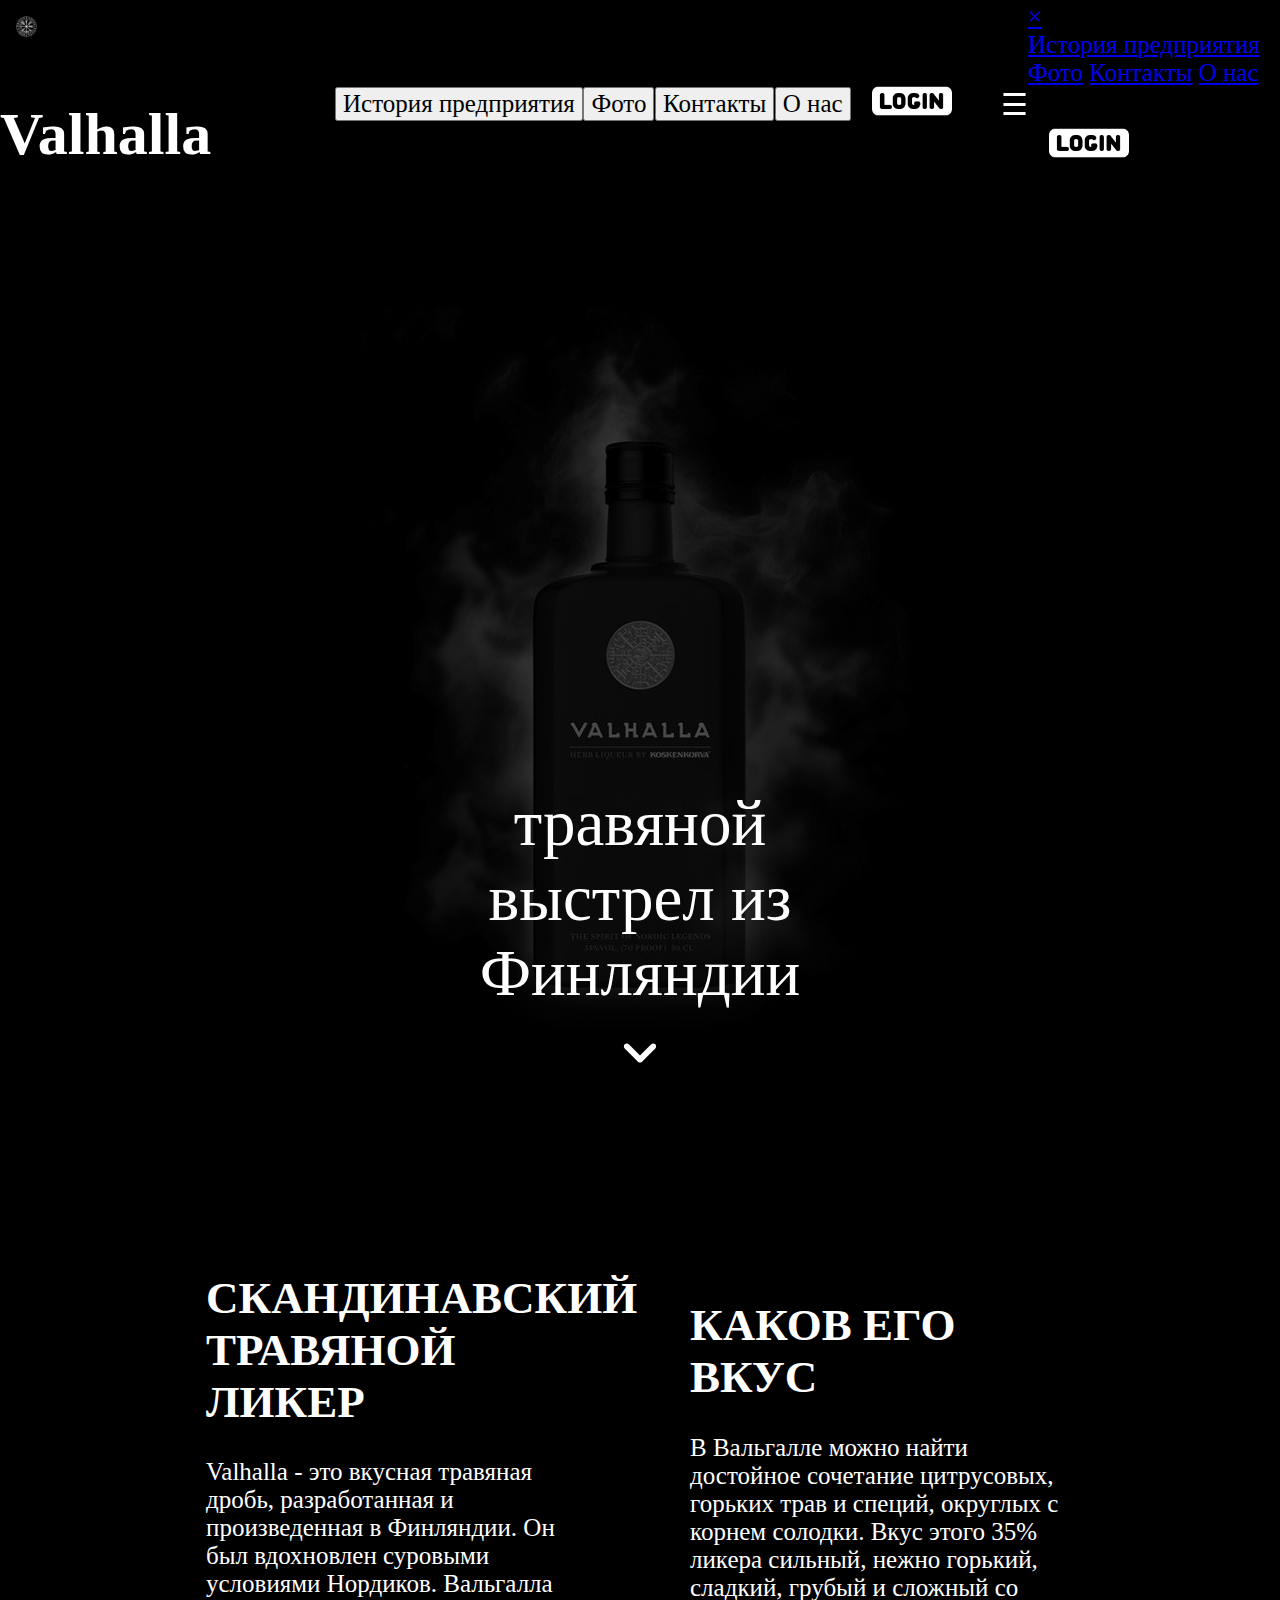
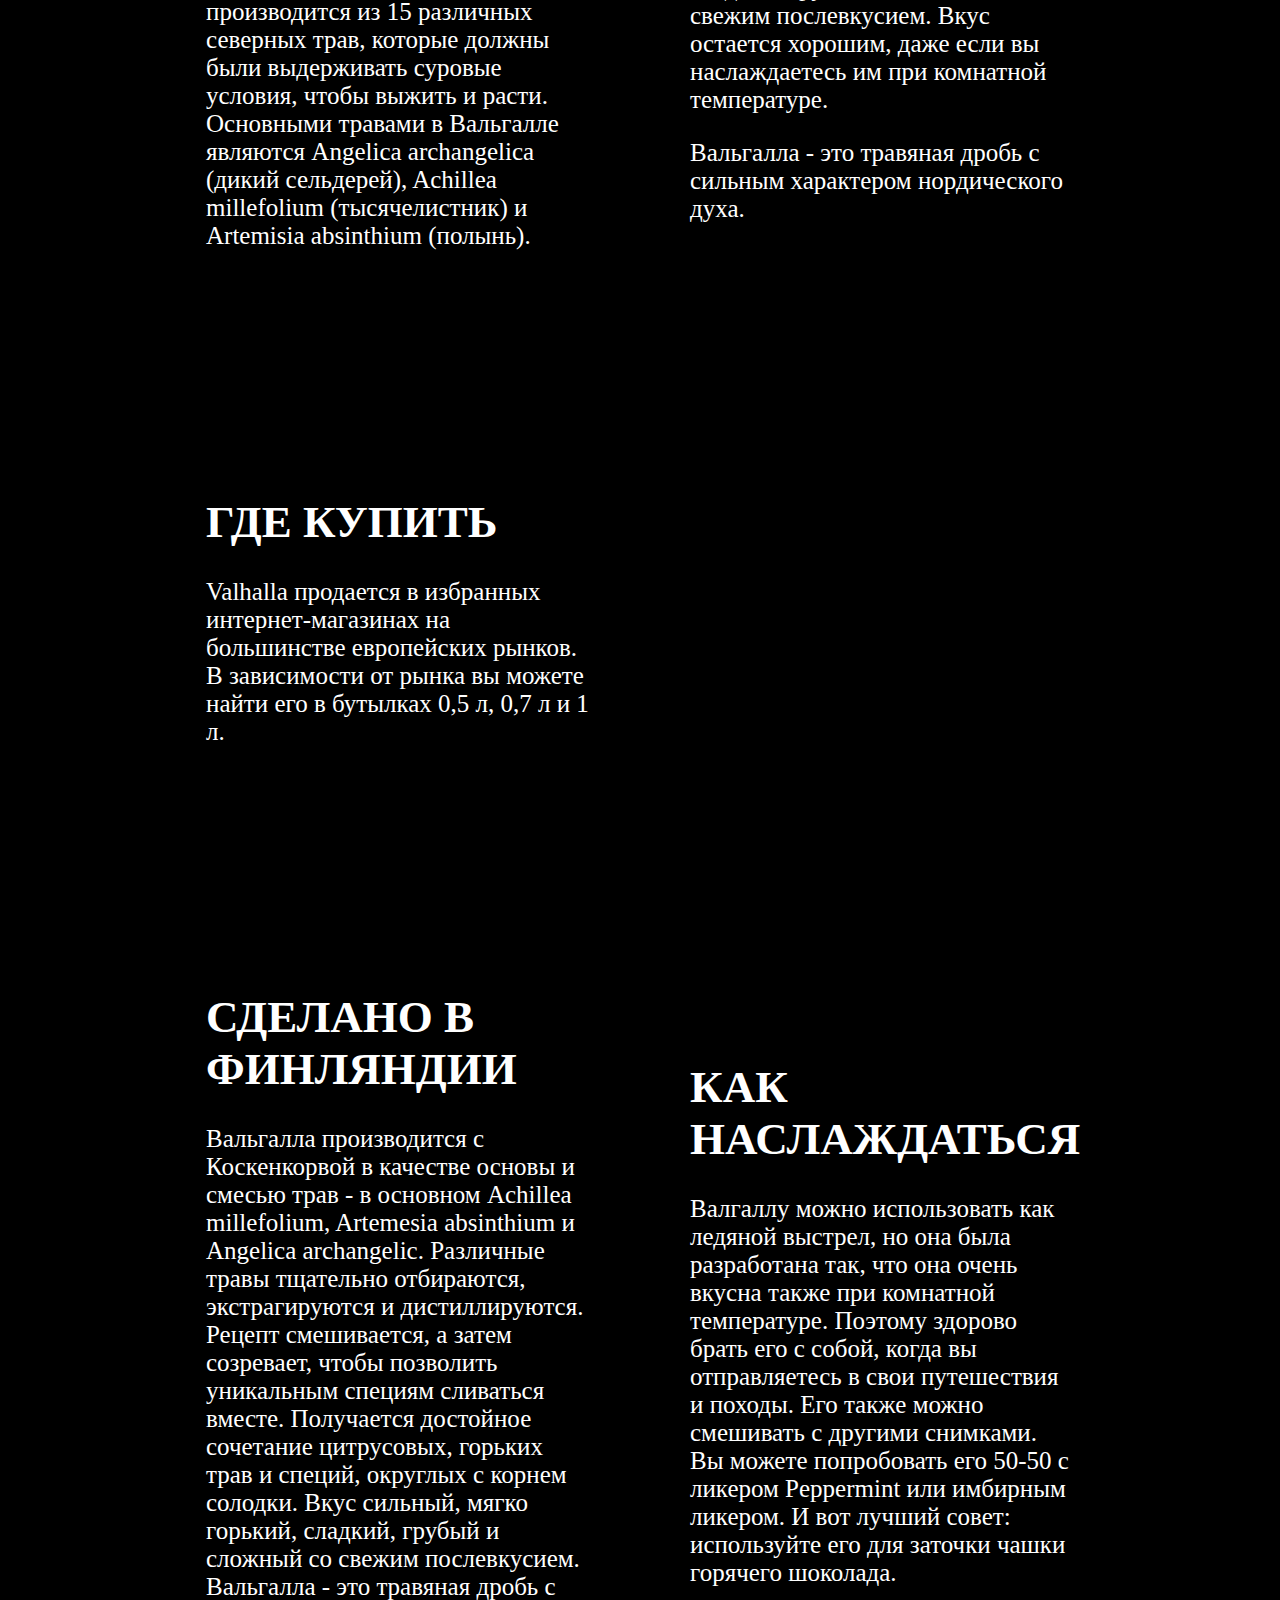
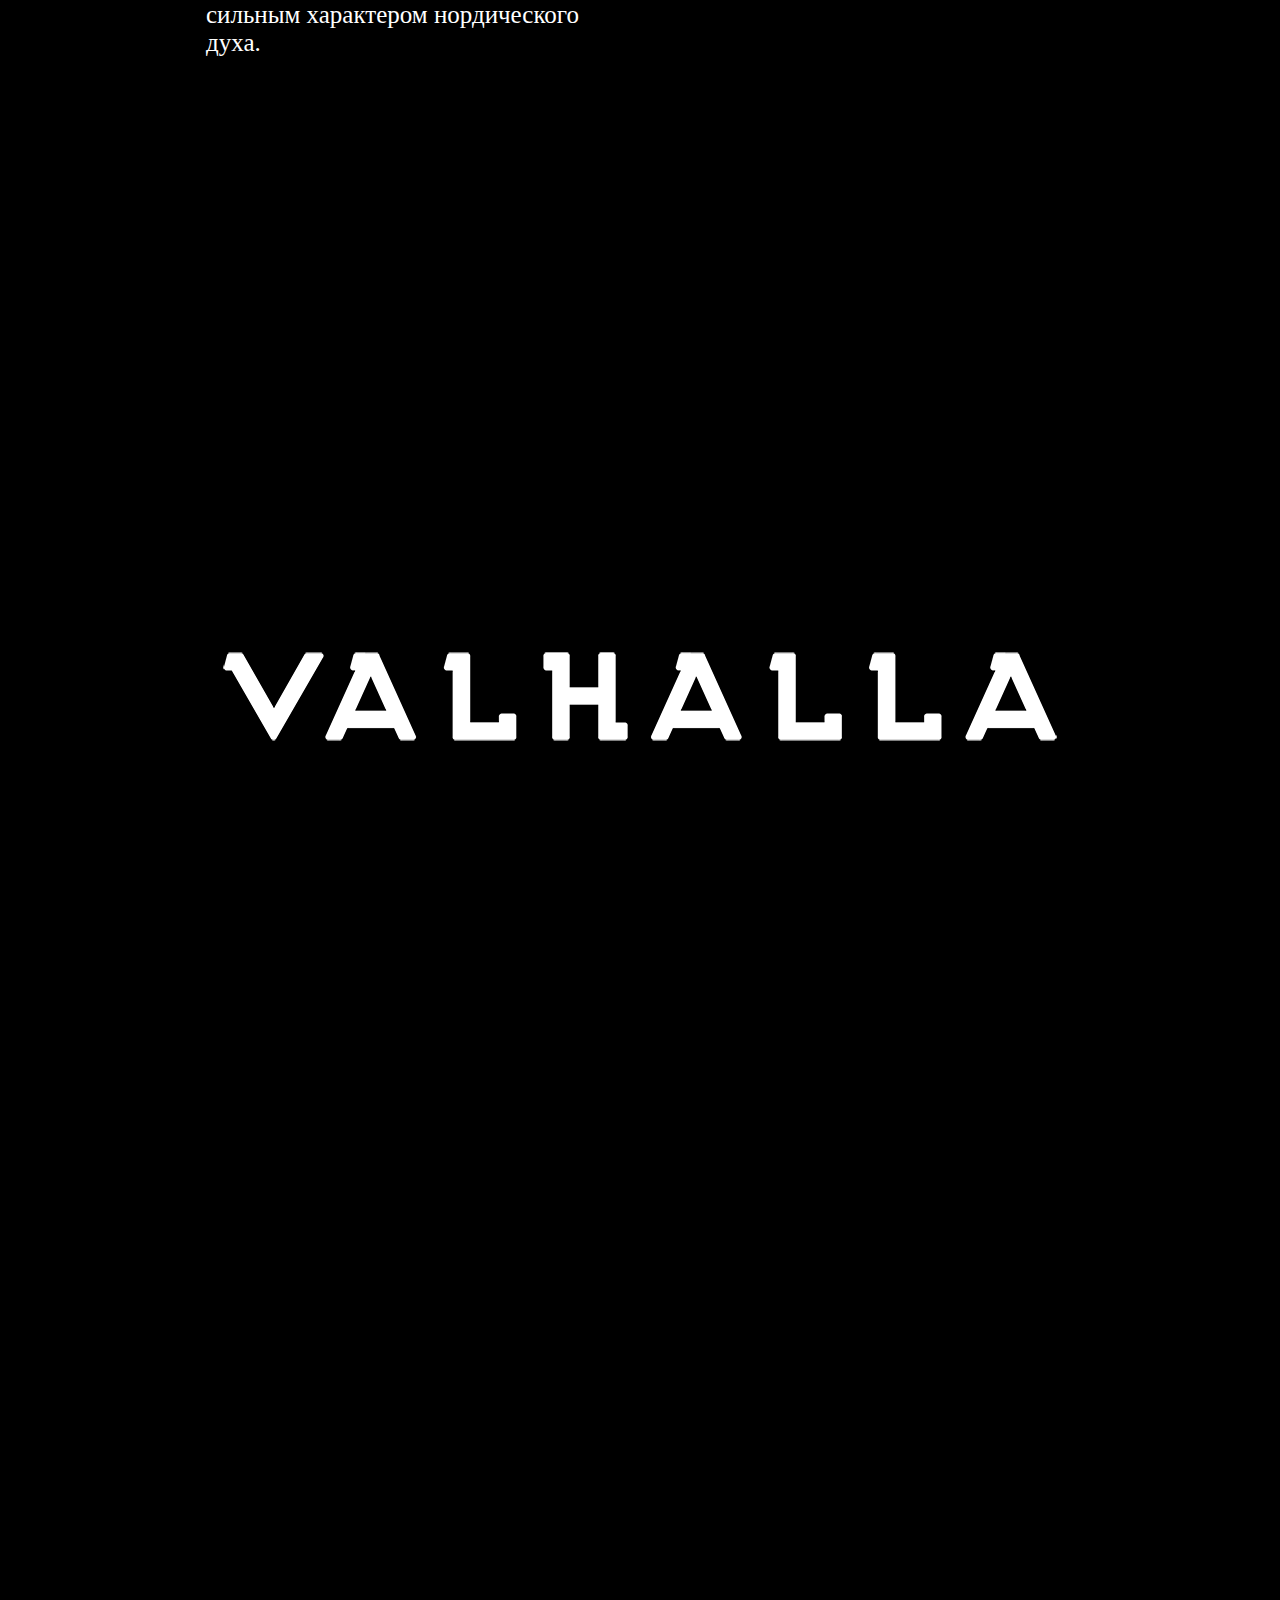
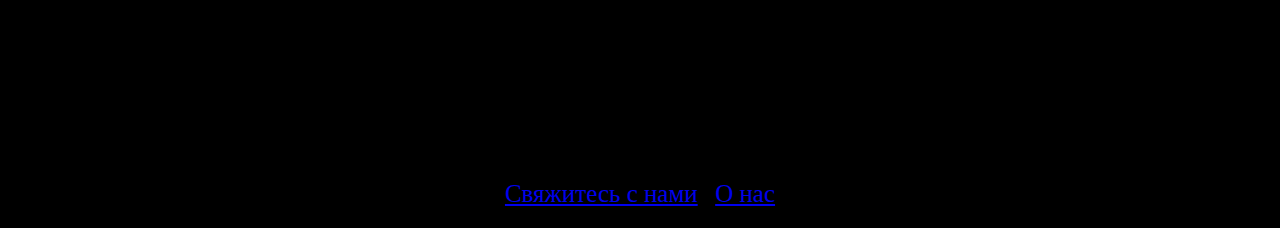
<file: index.html>
<!DOCTYPE html>
<html lang="en">
<head>
    <meta charset="UTF-8">
    <meta http-equiv="X-UA-Compatible" content="IE=edge">
    <meta name="viewport" content="width=device-width, initial-scale=1.0">
    <link rel="stylesheet" href="style/main.css">
    <title>ValhallaLiquer</title>
</head>
<script src="Scripts/menu.js"></script>
<body>
    <header>    <!-- Шапка сайта, останется без изменений -->
        <div class="LogoName">
            <img src="image/logo.png" alt="">
            <h1>Valhalla</h1>
        </div>
        <nav><!-- Это навигационное меню -->
            <a href="pages/history.html"><input type="button" value="История предприятия"></a>
            <a href="pages/Photo.html"><input type="button" value="Фото"></a>
            <a href="pages/Contacts.html"><input type="button" value="Контакты"></a>
            <a href="pages/AboutUs.html"><input type="button" value="О нас"></a>
        </nav>
        <button><img src="image/login.png" alt=""></button>
        <span style="font-size:30px;cursor:pointer" onclick="openNav()">☰</span>
        <div id="myNav" class="menu"><!-- Еще одно навигационное меню которое появится после сужения сайта до определенного момента -->
            <a href="javascript:void(0)" class="closebtn" onclick="closeNav()">×</a>
            <div class="overlay-content">
              <a href="pages/history.html">История предприятия</a>
              <a href="pages/Photo.html">Фото</a>
              <a href="pages/Contacts.html">Контакты</a>
              <a href="pages/AboutUs.html">О нас</a>
              <button><img src="image/login.png" alt=""></button>
            </div>
          </div>
    </header>
    <content class="content"><!-- Контент где хранится вся информация о компании или что то вроде того -->
        <div class="introduction"><!-- Начальный блок с картинкоф и подписью -->
            <p align="center">травяной выстрел из Финляндии <br><img src="image/galka.svg" height="10%" alt=""></p>
            <div class="overlay"></div>
        </div>
        <div class="information"><!-- Блок с информацией в виде двух столбиков -->
            <div>
                <h1>СКАНДИНАВСКИЙ ТРАВЯНОЙ ЛИКЕР</h1><p>Valhalla - это вкусная травяная дробь, разработанная и произведенная в Финляндии. Он был вдохновлен суровыми условиями Нордиков. Вальгалла производится из 15 различных северных трав, которые должны были выдерживать суровые условия, чтобы выжить и расти. Основными травами в Вальгалле являются Angelica archangelica (дикий сельдерей), Achillea millefolium (тысячелистник) и Artemisia absinthium (полынь).</p>
            </div>
            <div>
                <h1>КАКОВ ЕГО ВКУС</h1>
                <p>В Вальгалле можно найти достойное сочетание цитрусовых, горьких трав и специй, округлых с корнем солодки. Вкус этого 35% ликера сильный, нежно горький, сладкий, грубый и сложный со свежим послевкусием. Вкус остается хорошим, даже если вы наслаждаетесь им при комнатной температуре.</p>
                
                <p>Вальгалла - это травяная дробь с сильным характером нордического духа.</p>
            </div>
        </div>
        <div class="information"><!-- Блок с информацией в виде двух столбиков -->
            <div>
                <h1>ГДЕ КУПИТЬ</h1><p>Valhalla продается в избранных интернет-магазинах на большинстве европейских рынков. В зависимости от рынка вы можете найти его в бутылках 0,5 л, 0,7 л и 1 л.</p>
            </div>
            <div>
                <iframe width="545" height="480" src="https://www.youtube.com/embed/QqlBrJ8zui8?autoplay=1&showinfo=0&controls=0" frameborder="0" allowfullscreen ></iframe><!-- Видео продукта -->
            </div>
        </div>
        <div class="information"><!-- Блок с информацией в виде двух столбиков -->
            <div>
                <h1>СДЕЛАНО В ФИНЛЯНДИИ</h1><p>Вальгалла производится с Коскенкорвой в качестве основы и смесью трав - в основном Achillea millefolium, Artemesia absinthium и Angelica archangelic. Различные травы тщательно отбираются, экстрагируются и дистиллируются. Рецепт смешивается, а затем созревает, чтобы позволить уникальным специям сливаться вместе. Получается достойное сочетание цитрусовых, горьких трав и специй, округлых с корнем солодки. Вкус сильный, мягко горький, сладкий, грубый и сложный со свежим послевкусием. Вальгалла - это травяная дробь с сильным характером нордического духа.</p>
            </div>
            <div>
                <h1>КАК НАСЛАЖДАТЬСЯ</h1>
                <p>Валгаллу можно использовать как ледяной выстрел, но она была разработана так, что она очень вкусна также при комнатной температуре. Поэтому здорово брать его с собой, когда вы отправляетесь в свои путешествия и походы. Его также можно смешивать с другими снимками. Вы можете попробовать его 50-50 с ликером Peppermint или имбирным ликером. И вот лучший совет: используйте его для заточки чашки горячего шоколада.</p>
            </div>
        </div>
        <div class="information"><!-- Карта магазина -->
            
                <iframe src="https://www.google.com/maps/embed?pb=!1m18!1m12!1m3!1d288001.2399691436!2d12.642602380148032!3d55.6714316969319!2m3!1f0!2f0!3f0!3m2!1i1024!2i768!4f13.1!3m3!1m2!1s0x4653ab7b7b7f2999%3A0x7f9ccd001086b0d3!2sDrive%20In%20Bottle%20Shop!5e0!3m2!1sru!2sru!4v1665526254738!5m2!1sru!2sru" width="800" height="500" style="border:0;" allowfullscreen="0" loading="lazy" referrerpolicy="no-referrer-when-downgrade"></iframe>
            
        </div>
    </content>
    <footer><!-- Подвал сайта с несколькими ссылками -->
        <img src="image/footer.png" alt="">
        <div>
            <img src="image/free-icon-facebook-4494464.png" alt="">
            <img src="image/free-icon-telegram-2111710.png" alt="">
            <img src="image/free-icon-instagram-3670274.png" alt="">
        </div>
        <div>
            <a href="pages/Contacts.html">Свяжитесь с нами</a>
            |
            <a href="pages/AboutUs.html">О нас</a>
        </div>
    </footer>
</body>
</html>
</file>
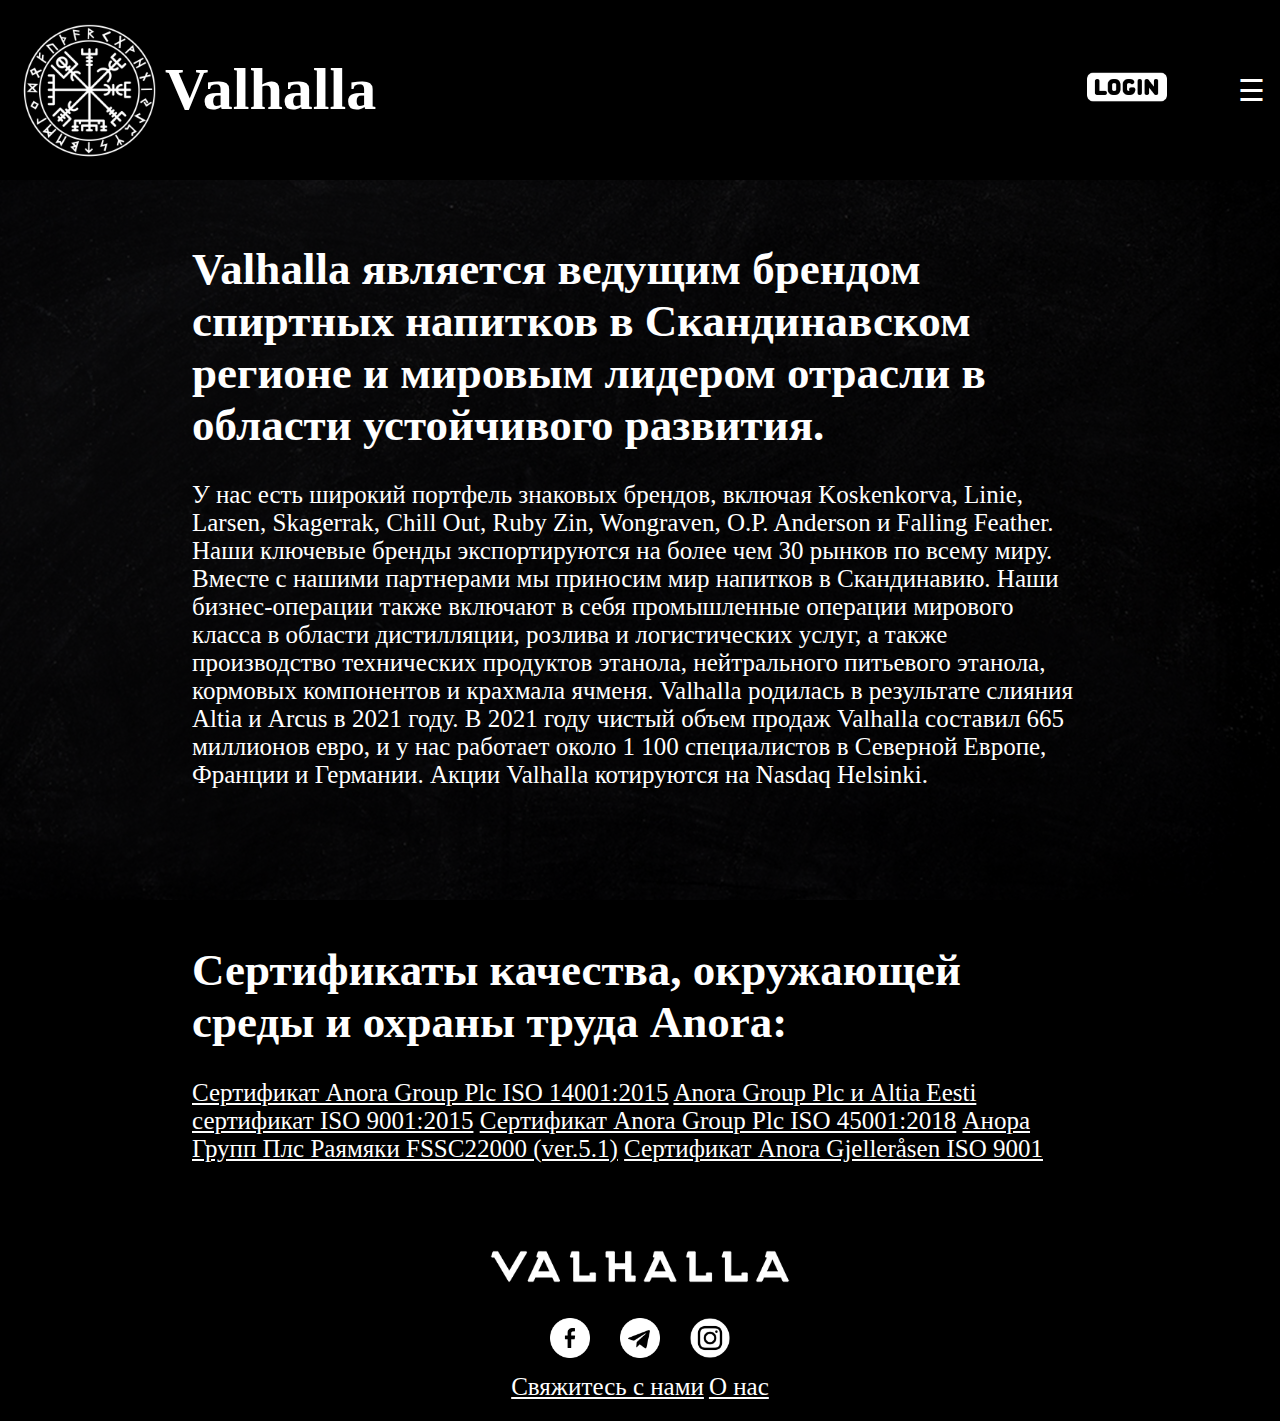
<file: pages/AboutUs.html>
<!DOCTYPE html>
<html lang="en">
<head>
    <meta charset="UTF-8">
    <meta http-equiv="X-UA-Compatible" content="IE=edge">
    <meta name="viewport" content="width=device-width, initial-scale=1.0">
    <link rel="stylesheet" href="../style/history.css">
    <title>ValhallaLiquer</title>
</head>
<script src="../Scripts/menu.js"></script>
<body>
    <header>
        <div class="LogoName">
            <img src="../image/logo.png" alt="">
            <h1>Valhalla</h1>
        </div>
        <nav>
            <a href="../index.html"><input type="button" value="Главная"></a>
            <a href="history.html"><input type="button" value="История предприятия"></a>
            <a href="../pages/Photo.html"><input type="button" value="Фото"></a>
            <a href="Contacts.html"><input type="button" value="Контакты"></a>
        </nav>
        <button><img src="../image/login.png" alt=""></button>
        <span style="font-size:30px;cursor:pointer" onclick="openNav()">☰</span>
        <div id="myNav" class="menu">
            <a href="javascript:void(0)" class="closebtn" onclick="closeNav()">×</a>
            <div class="overlay-content">
              <a href="../index.html">Главная</a>
              <a href="history.html">История предприятия</a>
              <a href="../pages/Photo.html">Фото</a>
              <a href="Contacts.html">Контакты</a>
              <button><img src="../image/login.png" alt=""></button>
            </div>
          </div>
    </header>
    <content class="content">
        <div class="information" style="margin-top: -45px;">
                <div><h1>Valhalla является ведущим брендом спиртных напитков в Скандинавском регионе и мировым лидером отрасли в области устойчивого развития.</h1><p>У нас есть широкий портфель знаковых брендов, включая Koskenkorva, Linie, Larsen, Skagerrak, Chill Out, Ruby Zin, Wongraven, O.P. Anderson и Falling Feather. Наши ключевые бренды экспортируются на более чем 30 рынков по всему миру.

                    Вместе с нашими партнерами мы приносим мир напитков в Скандинавию.
                    
                    Наши бизнес-операции также включают в себя промышленные операции мирового класса в области дистилляции, розлива и логистических услуг, а также производство технических продуктов этанола, нейтрального питьевого этанола, кормовых компонентов и крахмала ячменя.
                    
                    Valhalla родилась в результате слияния Altia и Arcus в 2021 году. В 2021 году чистый объем продаж Valhalla составил 665 миллионов евро, и у нас работает около 1 100 специалистов в Северной Европе, Франции и Германии. Акции Valhalla котируются на Nasdaq Helsinki.</p> 
                </div>
        </div>
            
            <div class="information">
                <div>
                    <h1>Сертификаты качества, окружающей среды и охраны труда Anora:</h1>
                    <a href="https://assets.ctfassets.net/197jjpt91b9r/2G2V3iDVqlmI5fkky1ZGT5/c3f6e40b9896b5143d119192abe6ad72/ISO_14001_certificate_Anora.pdf">Сертификат Anora Group Plc ISO 14001:2015</a>
                    <a href="https://assets.ctfassets.net/197jjpt91b9r/22BsUKf7yrCtsRSmXqZCAe/87a67bcd1b4dad21c3795e671a48003a/ISO_9001_certificate_Anora.pdf">Anora Group Plc и Altia Eesti сертификат ISO 9001:2015</a>
                    <a href="https://assets.ctfassets.net/197jjpt91b9r/16AB520MG9yiHrKfncWQQS/befcf673f7fb97650da30a0d5471062b/ISO_45001_certificate_Anora.pdf">Сертификат Anora Group Plc ISO 45001:2018</a>
                    <a href="https://assets.ctfassets.net/197jjpt91b9r/dOJAMm0snWe9rASGlzfR3/26fb236cc8ea616a9ad2d61ef47a2836/Anora_Rajamaki_-_Food_Safety_System_Certification_22000.pdf">Анора Групп Плс Раямяки FSSC22000 (ver.5.1)</a>
                    <a href="https://assets.ctfassets.net/197jjpt91b9r/1KhbwmIsYvv2DYCbS1ooVU/0d0feccd13865adca7d319955c5fb300/ISO_9001_certificate_Arcus.pdf">Сертификат Anora Gjelleråsen ISO 9001</a>
                </div>
                
            </div>
            
    </content>
    <footer>
        <img src="../image/footer.png" alt="">
        <div>
            <img src="../image/free-icon-facebook-4494464.png" alt="">
            <img src="../image/free-icon-telegram-2111710.png" alt="">
            <img src="../image/free-icon-instagram-3670274.png" alt="">
        </div>
        <div>
            <a href="Contacts.html">Свяжитесь с нами</a>
            |
            <a href="AboutUs.html">О нас</a>
        </div>
    </footer>
</body>
</html>
</file>
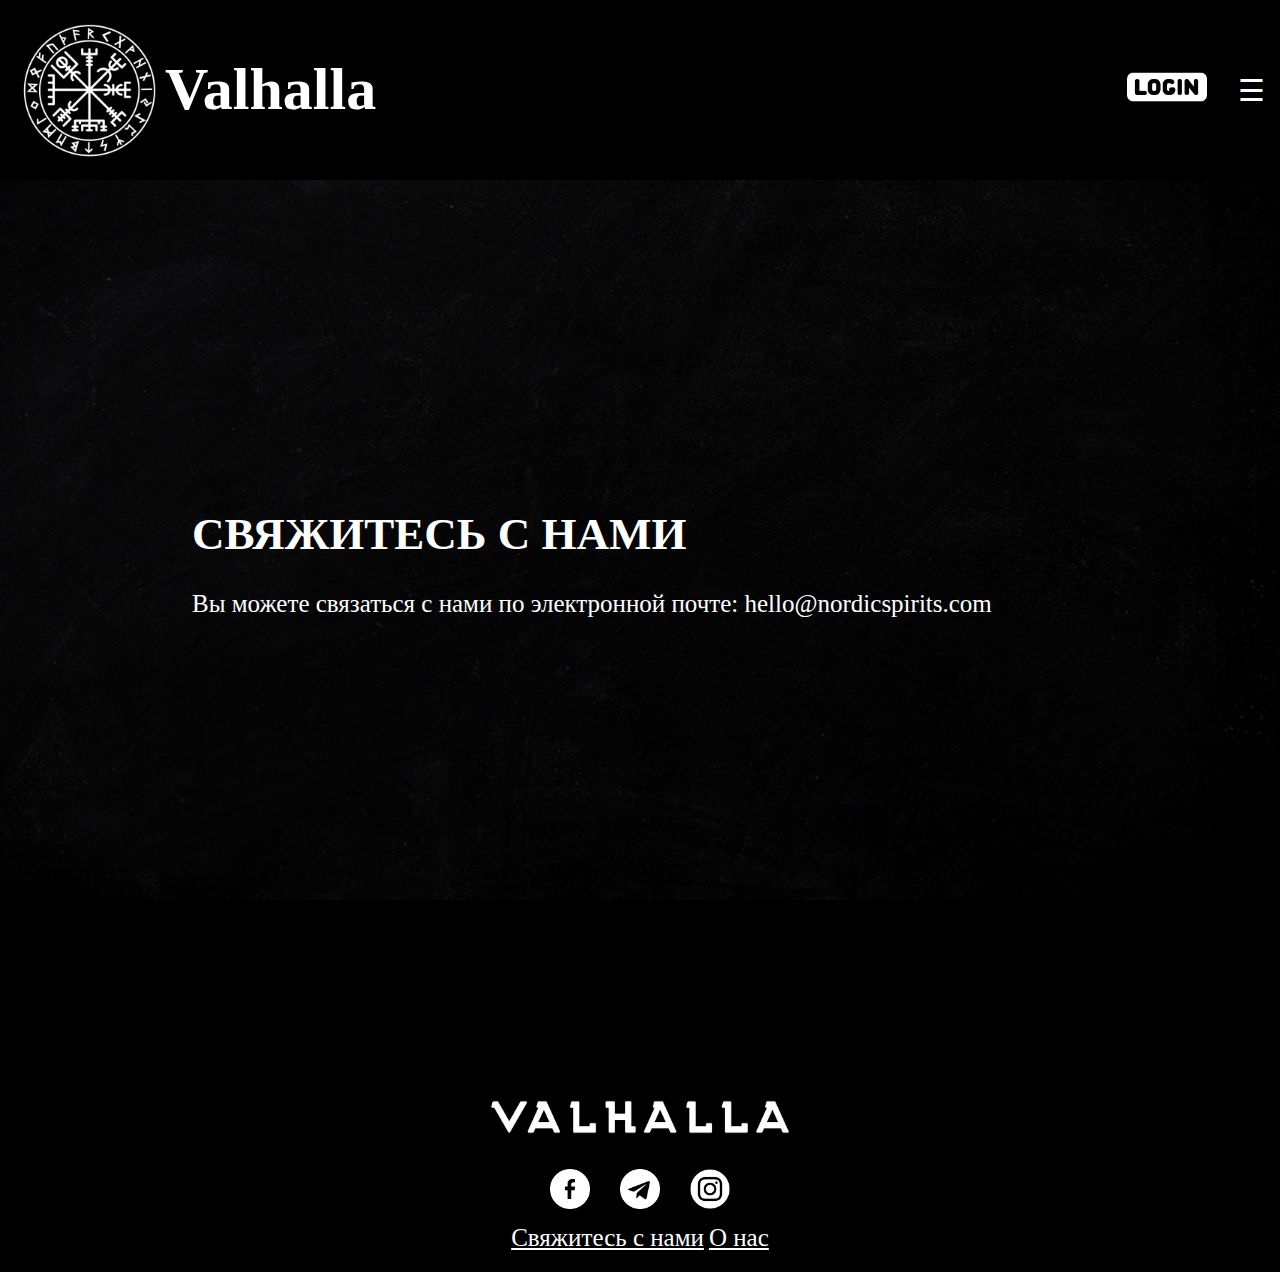
<file: pages/Contacts.html>
<!DOCTYPE html>
<html lang="en">
<head>
    <meta charset="UTF-8">
    <meta http-equiv="X-UA-Compatible" content="IE=edge">
    <meta name="viewport" content="width=device-width, initial-scale=1.0">
    <link rel="stylesheet" href="../style/Contacts.css">
    <title>ValhallaLiquer</title>
</head>
<script src="../Scripts/menu.js"></script>
<body>
    <header>
        <div class="LogoName">
            <img src="../image/logo.png" alt="">
            <h1>Valhalla</h1>
        </div>
        <nav>
            <a href="../index.html"><input type="button" value="Главная"></a>
            <a href="history.html"><input type="button" value="История предприятия"></a>
            <a href="../pages/Photo.html"><input type="button" value="Фото"></a>
            <a href="AboutUs.html"><input type="button" value="О нас"></a>
        </nav>
        <button><img src="../image/login.png" alt=""></button>
        <span style="font-size:30px;cursor:pointer" onclick="openNav()">☰</span>
        <div id="myNav" class="menu">
            <a href="javascript:void(0)" class="closebtn" onclick="closeNav()">×</a>
            <div class="overlay-content">
              <a href="../index.html">Главная</a>
              <a href="history.html">История предприятия</a>
              <a href="../pages/Photo.html">Фото</a>
              <a href="AboutUs.html">О нас</a>
              <button><img src="../image/login.png" alt=""></button>
            </div>
          </div>
    </header>
    <content class="content">
        <div class="information" style="margin-top: -45px;">
                <div>
                    <h1>СВЯЖИТЕСЬ С НАМИ</h1>
                    <p>
                        Вы можете связаться с нами по электронной почте: hello@nordicspirits.com
                    </p>
                </div>
        </div>
    </content>
    <footer>
        <img src="../image/footer.png" alt="">
        <div>
            <img src="../image/free-icon-facebook-4494464.png" alt="">
            <img src="../image/free-icon-telegram-2111710.png" alt="">
            <img src="../image/free-icon-instagram-3670274.png" alt="">
        </div>
        <div>
            <a href="Contacts.html">Свяжитесь с нами</a>
            |
            <a href="AboutUs.html">О нас</a>
        </div>
    </footer>
</body>
</html>
</file>
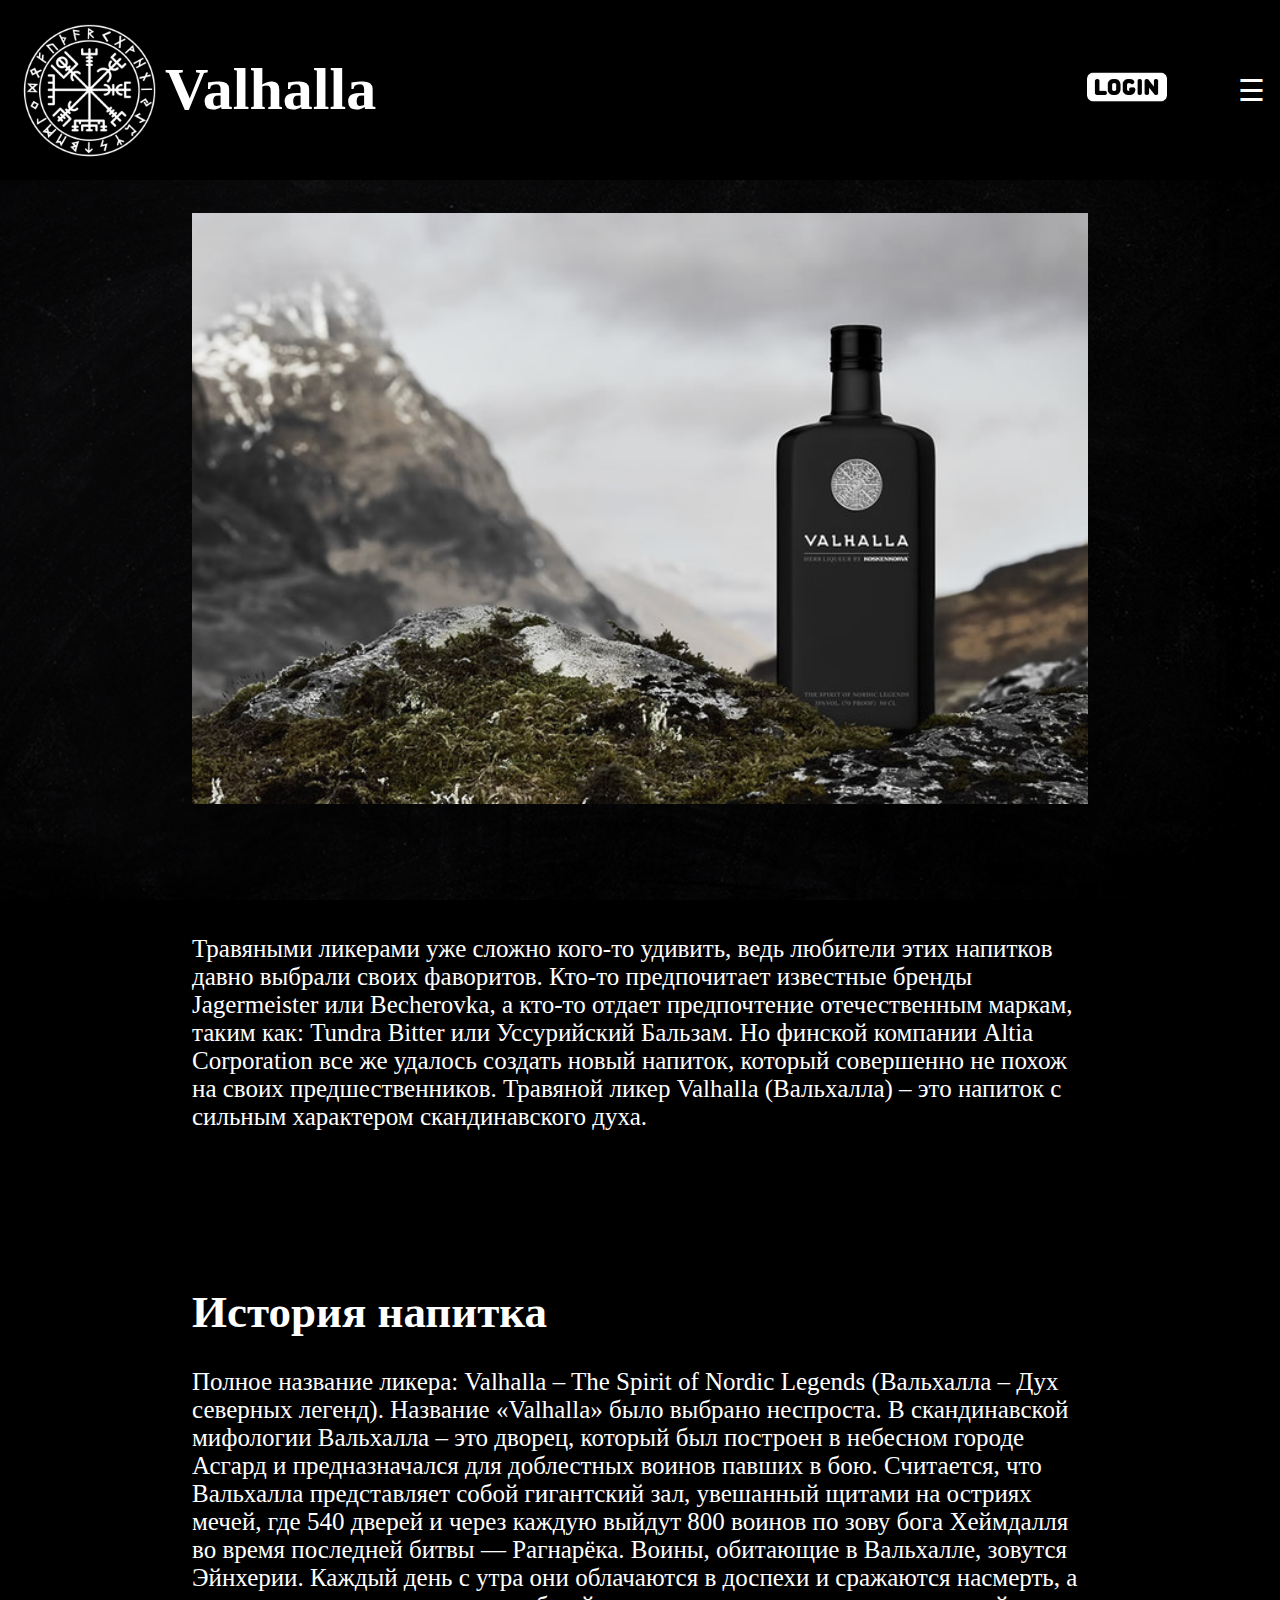
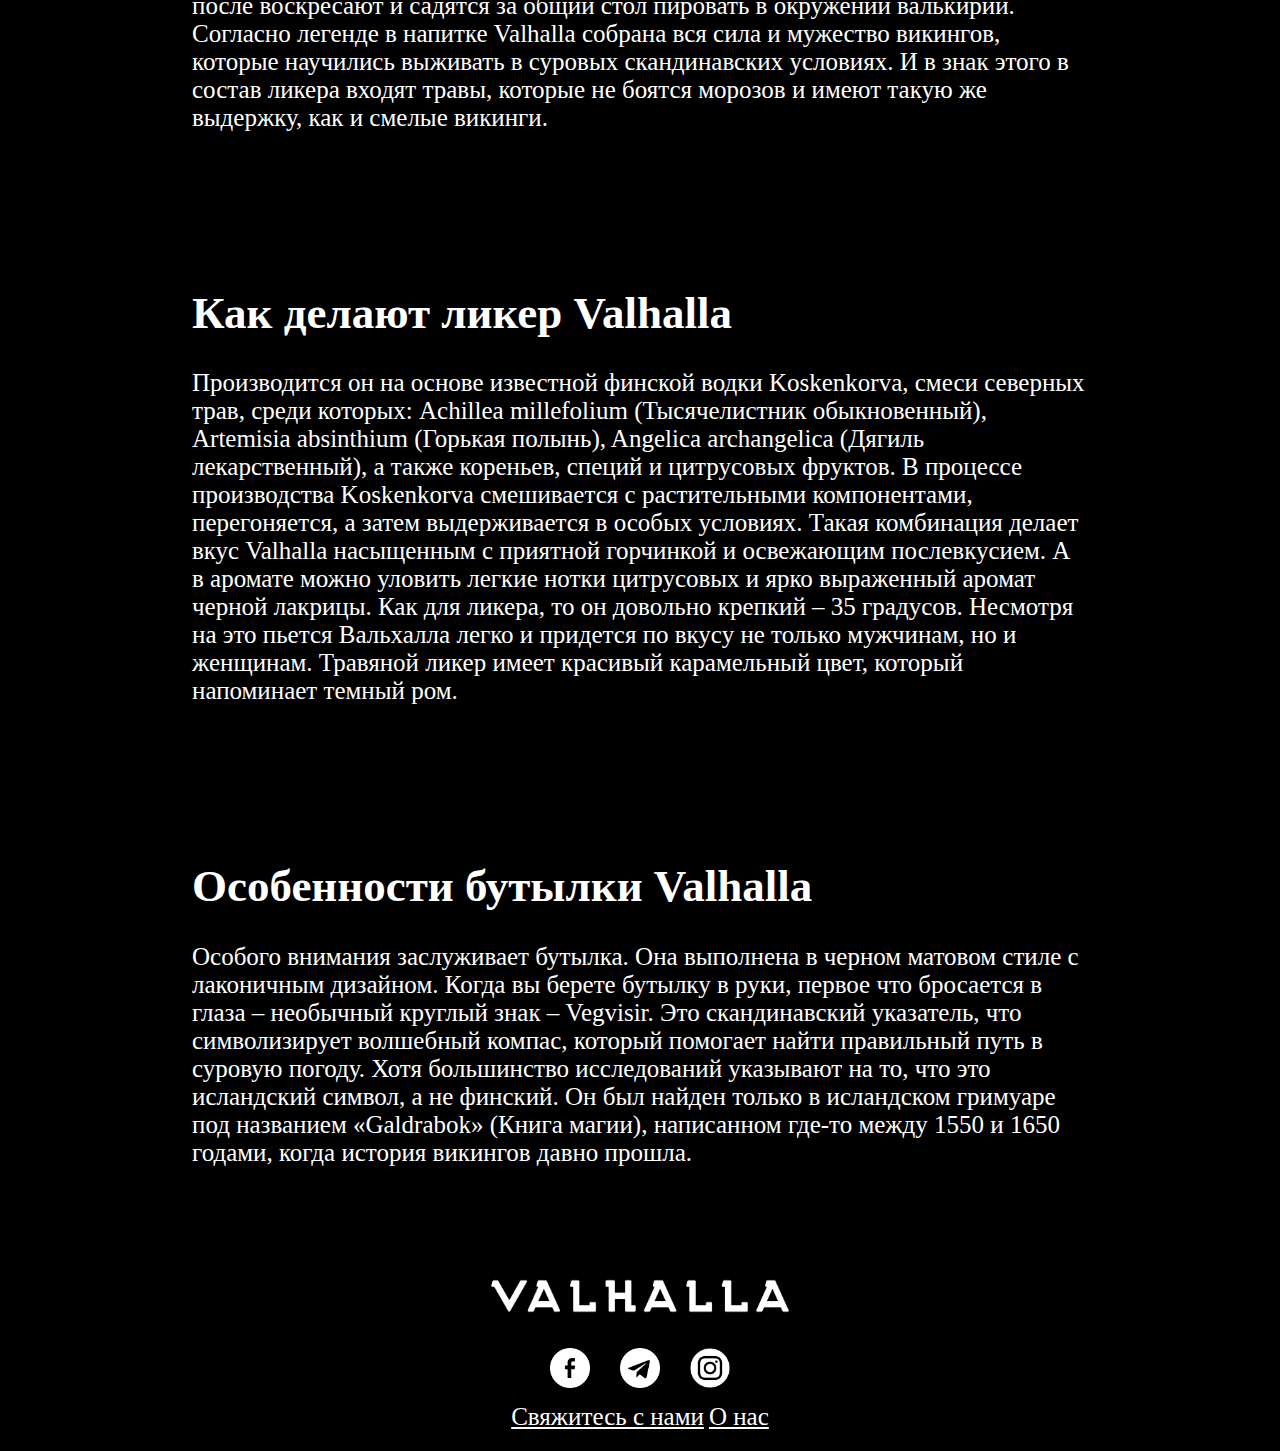
<file: pages/history.html>
<!DOCTYPE html>
<html lang="en">
<head>
    <meta charset="UTF-8">
    <meta http-equiv="X-UA-Compatible" content="IE=edge">
    <meta name="viewport" content="width=device-width, initial-scale=1.0">
    <link rel="stylesheet" href="../style/history.css">
    <title>ValhallaLiquer</title>
</head>
<script src="../Scripts/menu.js"></script>
<body>
    <header>
        <div class="LogoName">
            <img src="../image/logo.png" alt="">
            <h1>Valhalla</h1>
        </div>
        <nav>
            <a href="../index.html"><input type="button" value="Главная"></a>
            <a href="Photo.html"><input type="button" value="Фото"></a>
            <a href=""><input type="button" value="Контакты"></a>
            <a href="AboutUs.html"><input type="button" value="О нас"></a>
        </nav>
        <button><img src="../image/login.png" alt=""></button>
        <span style="font-size:30px;cursor:pointer" onclick="openNav()">☰</span>
        <div id="myNav" class="menu">
            <a href="javascript:void(0)" class="closebtn" onclick="closeNav()">×</a>
            <div class="overlay-content">
              <a href="../index.html">Главная</a>
              <a href="Photo.html">Фото</a>
              <a href="">Контакты</a>
              <a href="AboutUs.html">О нас</a>
              <button><img src="../image/login.png" alt=""></button>
            </div>
          </div>
    </header>
    <content class="content">
        <div class="information" style="margin-top: -45px;">
                <div><img src="../image/histor.jpg" alt=""></div>
                <div>
                    <p>Травяными ликерами уже сложно кого-то удивить, ведь любители этих напитков давно выбрали своих фаворитов. 
                        Кто-то предпочитает известные бренды Jagermeister или Becherovka, а кто-то отдает предпочтение отечественным маркам, 
                        таким как: Tundra Bitter или Уссурийский Бальзам. Но финской компании Altia Corporation все же удалось создать новый напиток, 
                        который совершенно не похож на своих предшественников. Травяной ликер Valhalla (Вальхалла) – это напиток с сильным характером скандинавского духа.</p>
                </div>
        </div>
            <div class="information">
                <div>
                    <h1>История напитка</h1><p>Полное название ликера: Valhalla – The Spirit of Nordic Legends (Вальхалла – Дух северных легенд). 
                        Название «Valhalla» было выбрано неспроста. В скандинавской мифологии Вальхалла – это дворец, который был построен в небесном городе Асгард и 
                        предназначался для доблестных воинов павших в бою. Считается, что Вальхалла представляет собой гигантский зал, увешанный щитами на остриях мечей, 
                        где 540 дверей и через каждую выйдут 800 воинов по зову бога Хеймдалля во время последней битвы — Рагнарёка. Воины, обитающие в Вальхалле, зовутся Эйнхерии. 
                        Каждый день с утра они облачаются в доспехи и сражаются насмерть, а после воскресают и садятся за общий стол пировать в окружении валькирий. 
                        Согласно легенде в напитке Valhalla собрана вся сила и мужество викингов, которые научились выживать в суровых скандинавских условиях.
                         И в знак этого в состав ликера входят травы, которые не боятся морозов и имеют такую же выдержку, как и смелые викинги.</p>
                </div>
                <div>
                    <h1>Как делают ликер Valhalla</h1>
                    <p>Производится он на основе известной финской водки Koskenkorva, смеси северных трав, среди которых: Achillea millefolium (Тысячелистник обыкновенный), 
                        Artemisia absinthium (Горькая полынь), Angelica archangelica (Дягиль лекарственный), а также кореньев, специй и цитрусовых фруктов. 
                        В процессе производства Koskenkorva смешивается с растительными компонентами, перегоняется, а затем выдерживается в особых условиях. 
                        Такая комбинация делает вкус Valhalla насыщенным с приятной горчинкой и освежающим послевкусием. А в аромате можно уловить легкие нотки цитрусовых и 
                        ярко выраженный аромат черной лакрицы. Как для ликера, то он довольно крепкий – 35 градусов. Несмотря на это пьется Вальхалла легко и придется по вкусу не 
                        только мужчинам, но и женщинам. Травяной ликер имеет красивый карамельный цвет, который напоминает темный ром.</p>
                </div>
            </div>
            <div class="information">
                <div>
                    <h1>Особенности бутылки Valhalla</h1>
                    <p>Особого внимания заслуживает бутылка. Она выполнена в черном матовом стиле с лаконичным дизайном. 
                    Когда вы берете бутылку в руки, первое что бросается в глаза – необычный круглый знак – Vegvisir. 
                    Это скандинавский указатель, что символизирует волшебный компас, который помогает найти правильный путь в суровую погоду. 
                    Хотя большинство исследований указывают на то, что это исландский символ, а не финский. Он был найден 
                    только в исландском гримуаре под названием «Galdrabok» (Книга магии), написанном где-то между 1550 и 1650 годами, когда история викингов давно прошла.</p>
                </div>
                
            </div>
            
    </content>
    <footer>
        <img src="../image/footer.png" alt="">
        <div>
            <img src="../image/free-icon-facebook-4494464.png" alt="">
            <img src="../image/free-icon-telegram-2111710.png" alt="">
            <img src="../image/free-icon-instagram-3670274.png" alt="">
        </div>
        <div>
            <a href="Contacts.html">Свяжитесь с нами</a>
            |
            <a href="AboutUs.html">О нас</a>
        </div>
    </footer>
</body>
</html>
</file>
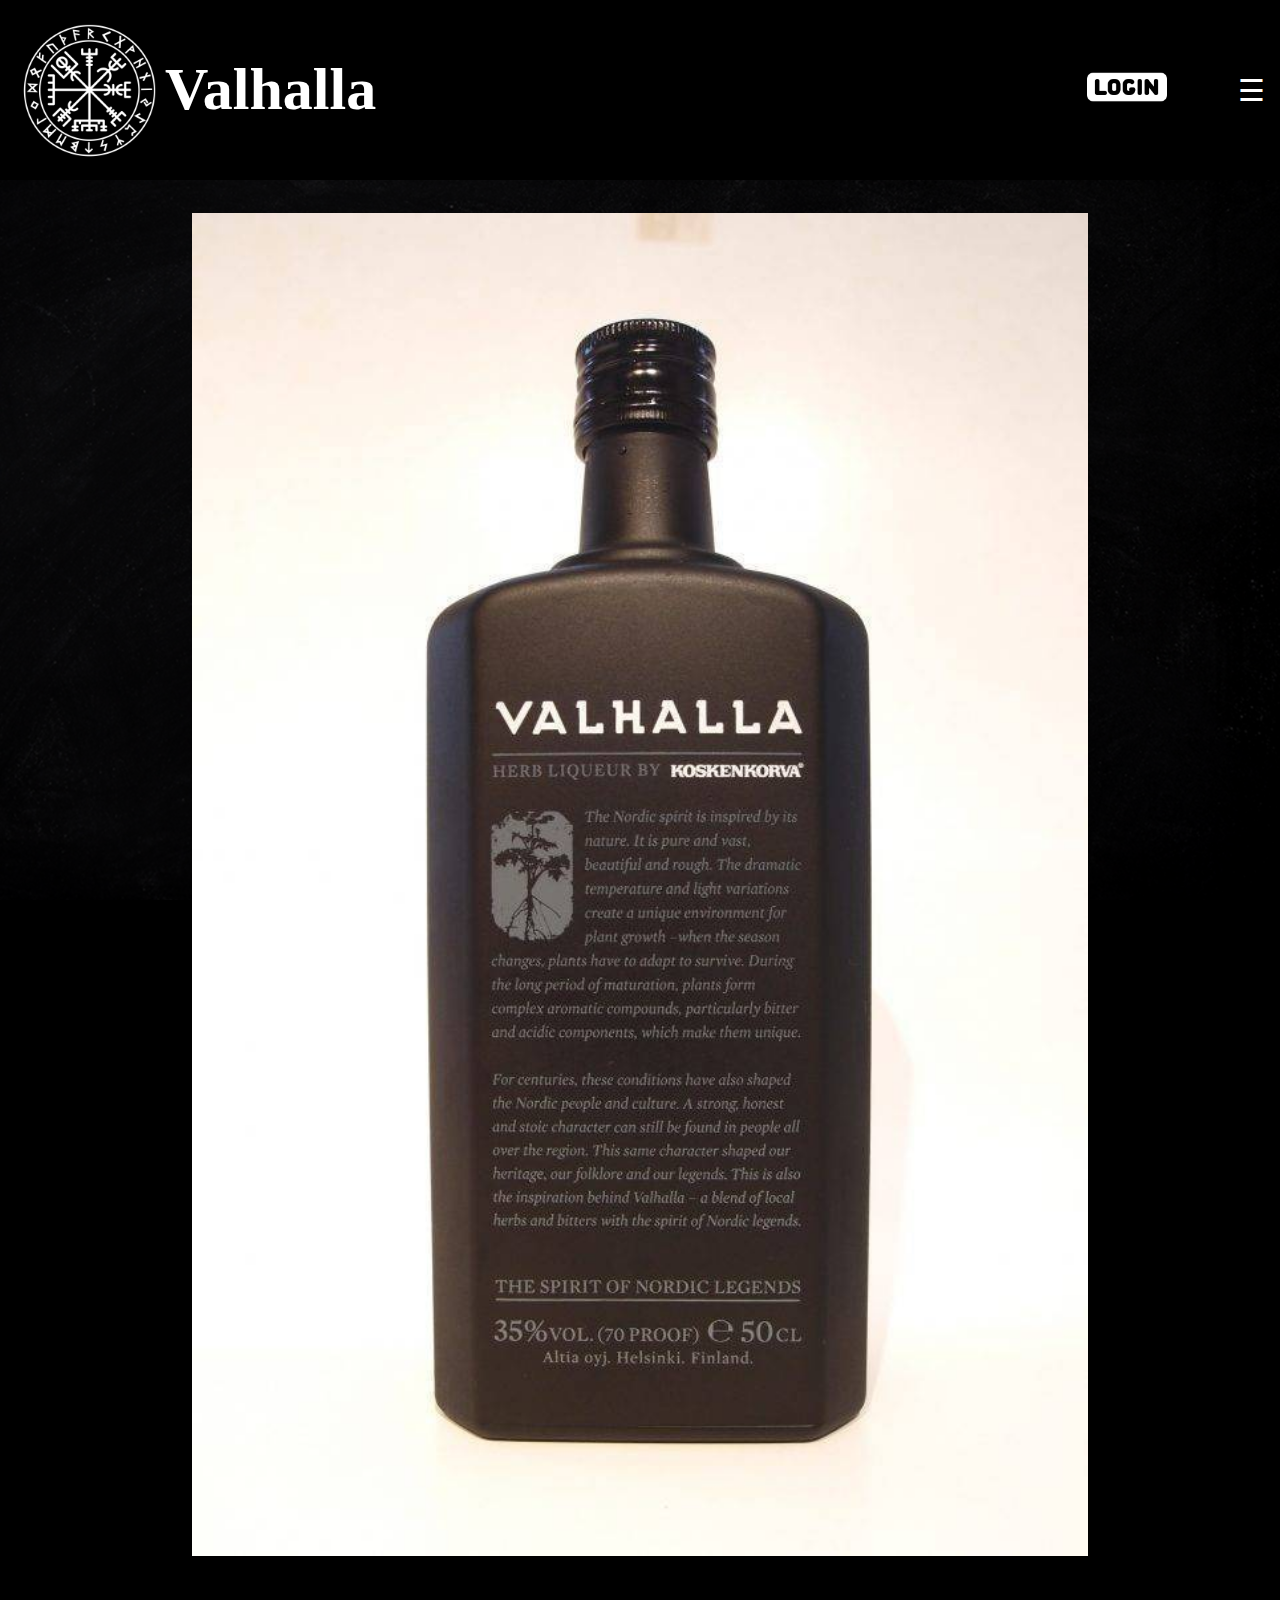
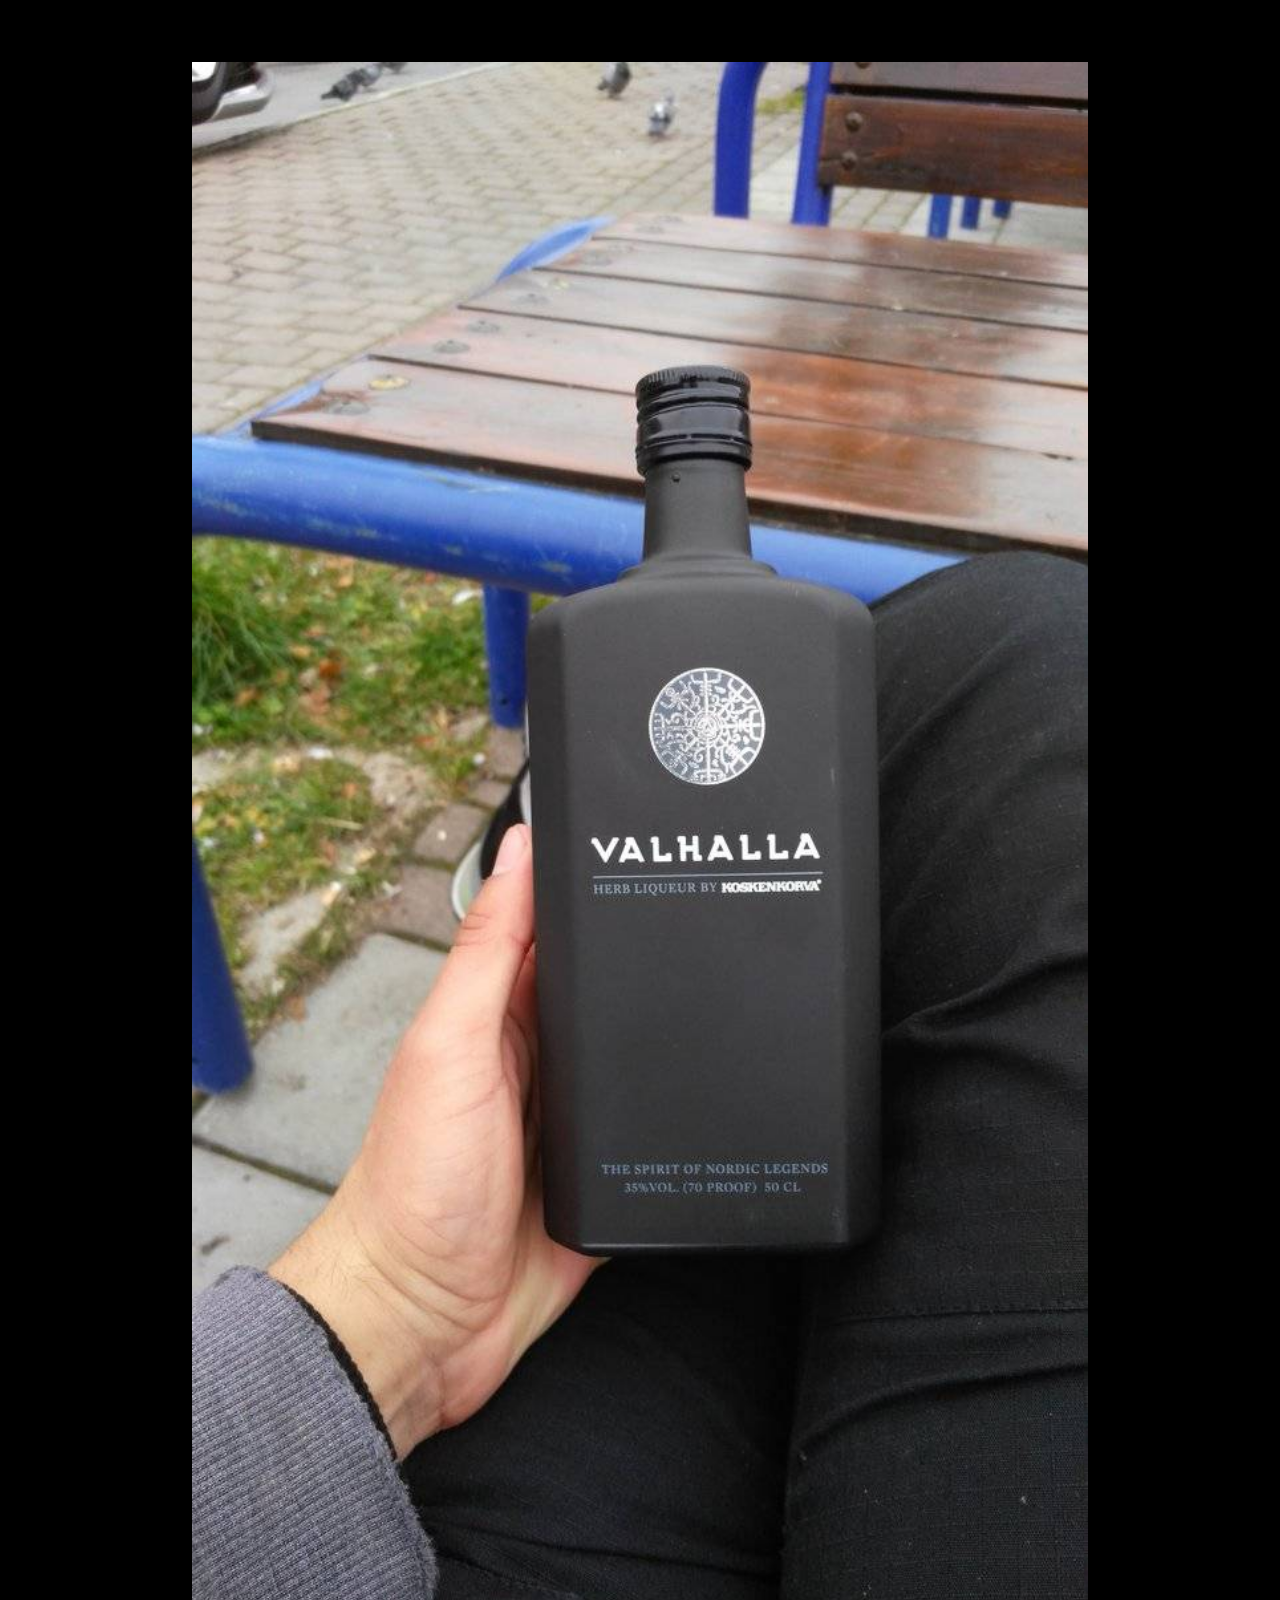
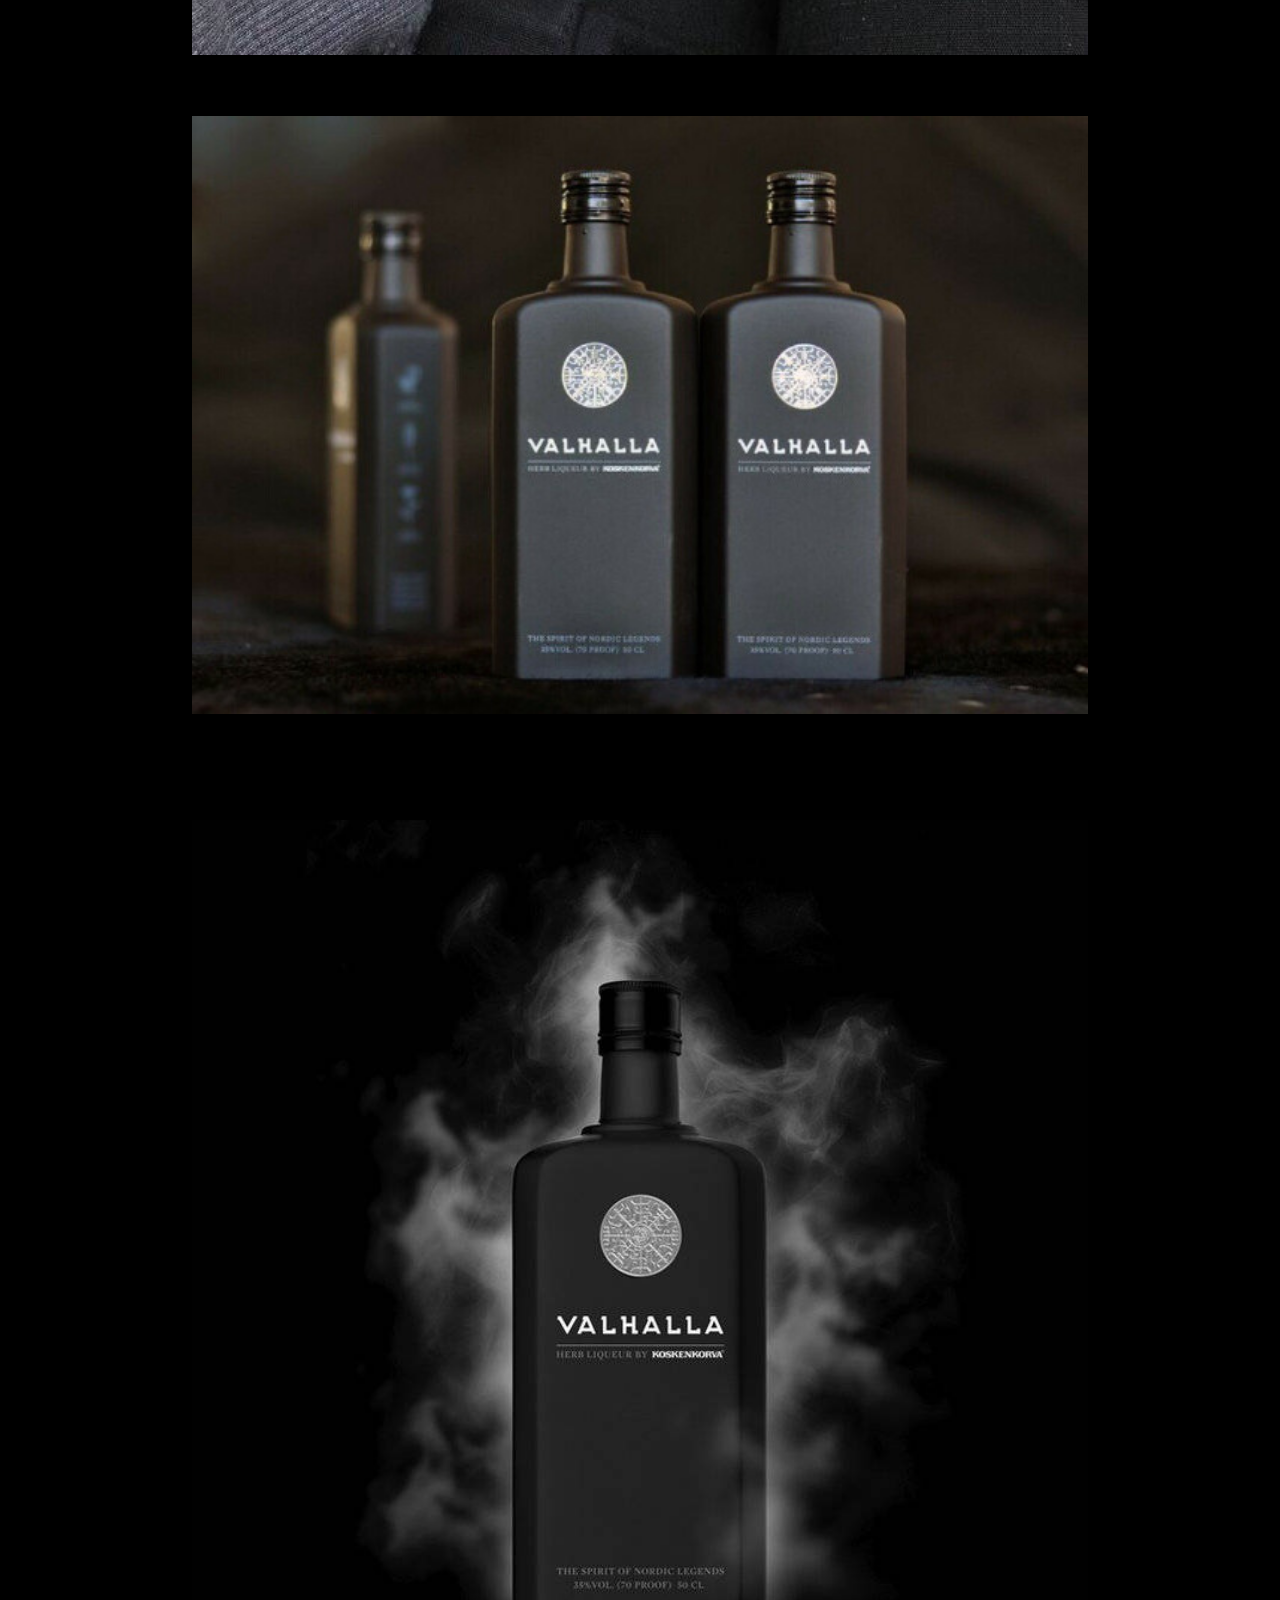
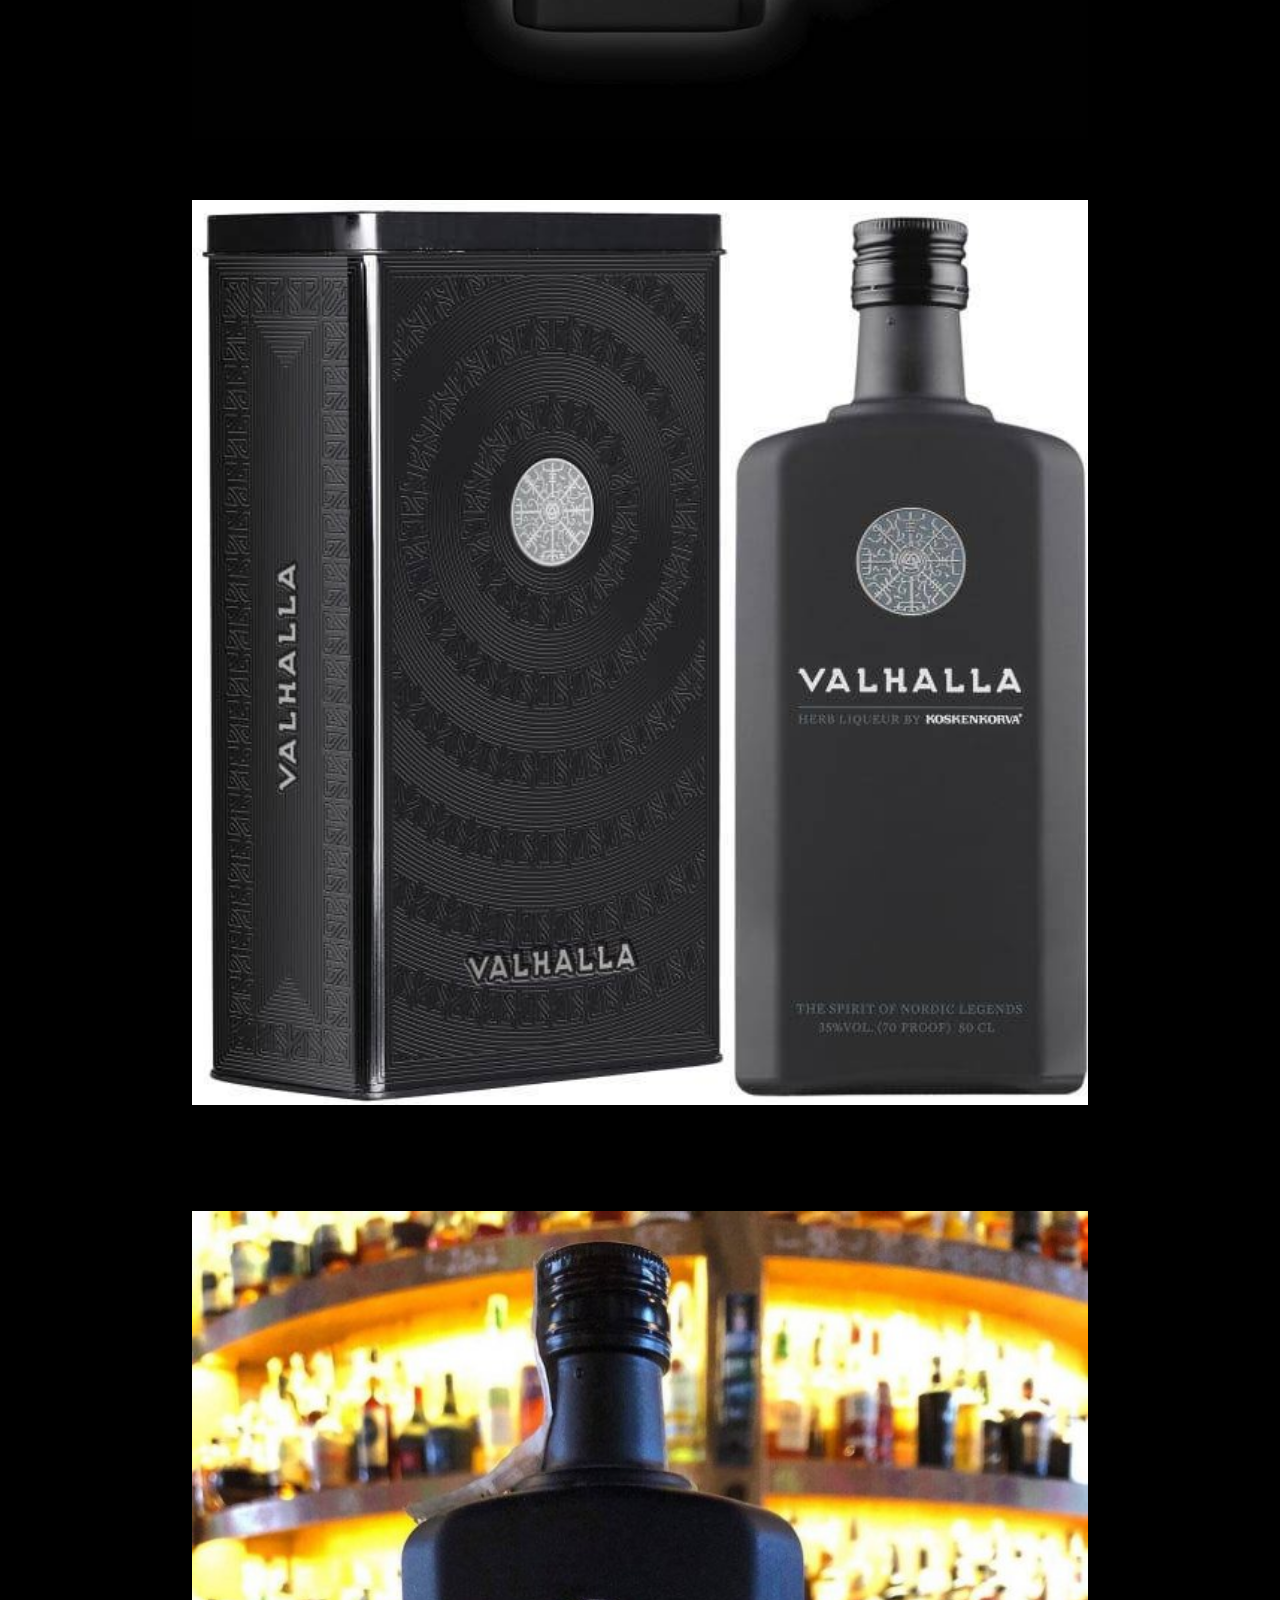
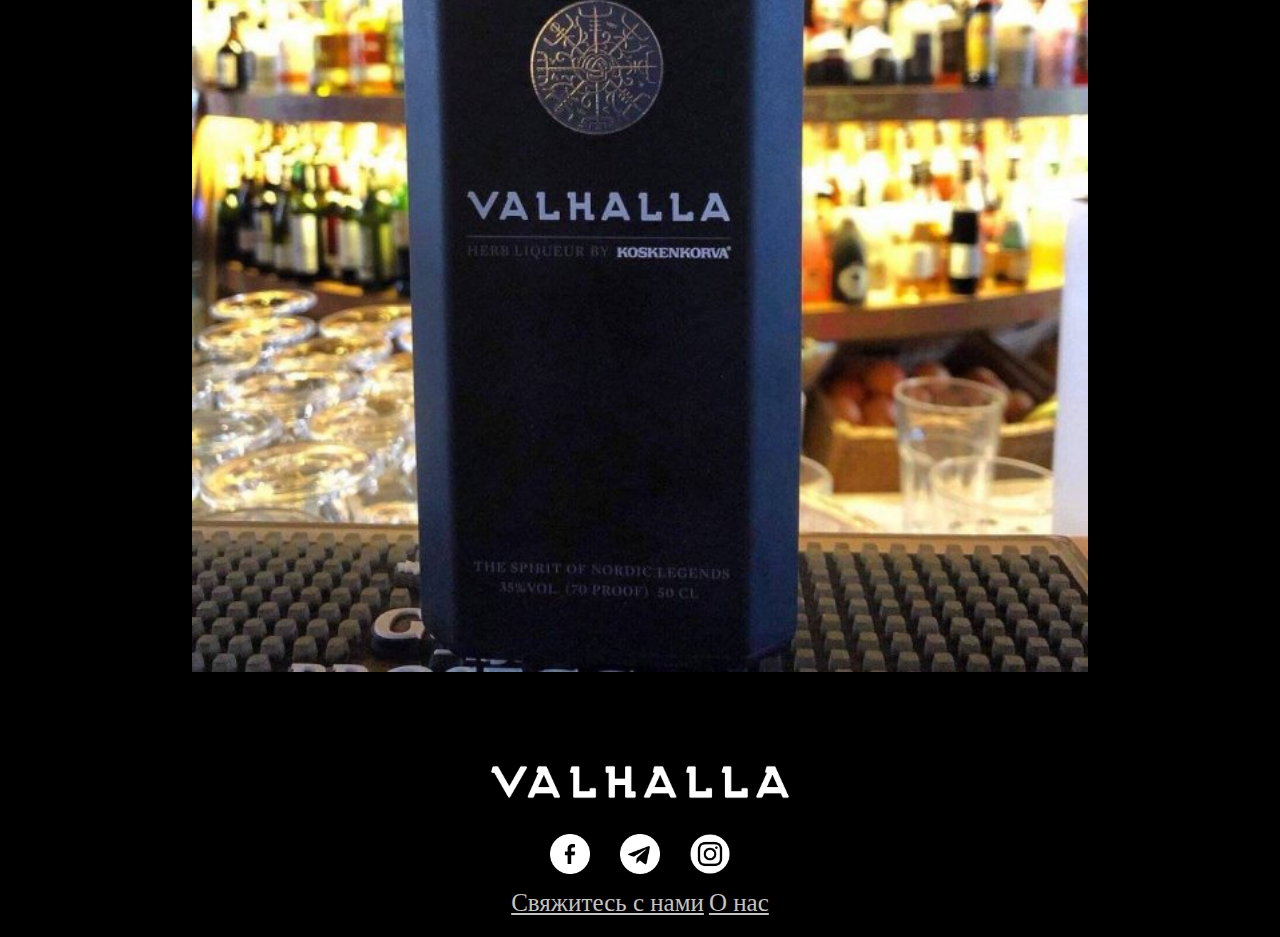
<file: pages/Photo.html>
<!DOCTYPE html>
<html lang="en">
<head>
    <meta charset="UTF-8">
    <meta http-equiv="X-UA-Compatible" content="IE=edge">
    <meta name="viewport" content="width=device-width, initial-scale=1.0">
    <link rel="stylesheet" href="../style/history.css">
    <title>ValhallaLiquer</title>
</head>
<script src="../Scripts/menu.js"></script>
<body>
    <header>
        <div class="LogoName">
            <img src="../image/logo.png" alt="">
            <h1>Valhalla</h1>
        </div>
        <nav>
            <a href="../index.html"><input type="button" value="Главная"></a>
            <a href="history.html"><input type="button" value="История предприятия"></a>
            <a href=""><input type="button" value="Контакты"></a>
            <a href=""><input type="button" value="О нас"></a>
        </nav>
        <button><img src="../image/login.png" alt=""></button>
        <span style="font-size:30px;cursor:pointer" onclick="openNav()">☰</span>
        <div id="myNav" class="menu">
            <a href="javascript:void(0)" class="closebtn" onclick="closeNav()">×</a>
            <div class="overlay-content">
              <a href="../index.html">Главная</a>
              <a href="history.html">История предприятия</a>
              <a href="#">Контакты</a>
              <a href="#">О нас</a>
              <button><img src="../image/login.png" alt=""></button>
            </div>
          </div>
    </header>
    <content class="content">
        <div class="information" style="margin-top: -45px;">
                <div>
                    <img src="../image/123e1787115c7f8940bf4c38e6bd1edc.jpg" alt="">
                </div>
                <div>
                    <img src="../image/45a6c695ba012e92dad2e12af15bddc2.jpe" alt="">
                </div>
        </div>     
        <div class="information" style="margin-top: -45px;">
            <div>
                <img src="../image/600x0_wqijweizatclhyhj_jpg_b2a3.jpg" alt="">
            </div>
            <div>
                <img src="../image/64a4097720149f9dfdd0d09f98343e74.jpg" alt="">
            </div>
        </div>
        <div class="information" style="margin-top: -45px;">
            <div>
                <img src="../image/8e848ca0c29e602c9e586230d14270d3.jpg" alt="">
            </div>
            <div>
                <img src="../image/d7ac204f9fd389bc50ef6c7680d0a943.jpg" alt="">
            </div>
        </div>     
    </content>
    <footer>
        <img src="../image/footer.png" alt="">
        <div>
            <img src="../image/free-icon-facebook-4494464.png" alt="">
            <img src="../image/free-icon-telegram-2111710.png" alt="">
            <img src="../image/free-icon-instagram-3670274.png" alt="">
        </div>
        <div>
            <a href="">Свяжитесь с нами</a>
            |
            <a href="">О нас</a>
        </div>
    </footer>
</body>
</html>
</file>
<file: style/main.css>
@font-face {
    font-family: 'Arial';
    src: url();
}
*{
    font-family: 'Calibri';
    font-size: 25px;
}
h1{
    font-size: 45px;
}
html, body{
    height: 100%;
    width: 100%;
    margin: 0;
    background-color: black;
    background-image: url(../image/background.jpg);
    background-size: cover;
    background-attachment: fixed;
}
header{
    background-color: black;
    display: flex;
    flex-direction: row;
    align-items: center;
    color: white;
}
header img{
    width: 7%;
    -webkit-filter: invert(100%);
    margin: 15px;
}
header h1{
    font-size: 60px;
}
header nav{
    width: 100%;
    display: flex;
    justify-content: space-around;
}
header nav>input{
    background-color: black;
    border: none;
    padding: 10px 50px;
    color: white;
    font-size: 25px;
}
header nav>input:hover{
    border-bottom: aqua 2px solid;
    padding-bottom: 8px;
    color: aqua;
}
header button{
    background-color: black;
    border: none;
    width: 100px;
    margin-right: 50px;
}
header button>img{
    -webkit-filter: invert(100%);
    filter: invert(100%);
    width: 80px;
}
header button:hover img{
    -webkit-filter: invert(50%);
    filter: invert(50%);
}
.content{
    margin: 0px;
    width: 100%;
    padding: 0px 10% 0px 10%;
}
.introduction{
    display: flex;
    align-items: center;
    justify-content: flex-end;
    flex-direction: column;
    margin-top: -45px;
    width: 100%;
    height: 1000px;
    background-image: url(../image/64a4097720149f9dfdd0d09f98343e74.jpg);
    background-repeat: no-repeat;
    background-position: center;
    background-color: black;
    position: relative;
}
.overlay{
    width: 100%;
    height: 100%;
    background-color:rgba(0,0,0,0.7);
    position: absolute;
    top: 0;
    left: 0;
    z-index: 0;
}
.introduction p{
    position: relative;
    z-index: 2;
    width: 400px;
    font-size: 65px;
    color: white;
}
.information{
    background-color: rgba(0, 0, 0, 0.8);
    display: flex;
    align-items: center;
    justify-content: center;
}
.information div{
    color: white;
    width: 30%;
    height: 30%;
    margin: 30px;
    padding: 20px;
}
footer{
    background-color: rgba(0, 0, 0, 0.8);
    display: flex;
    flex-direction: column;
    align-items: center;
    justify-content: center;
    margin-top: -31px;
    padding: 20px;
}
</file>
<file: style/history.css>
@font-face {
    font-family: 'Arial';
    src: url();
}
*{
    font-family: 'Calibri';
    font-size: 25px;
}
h1{
    font-size: 45px;
}
a{
    color: white;
}
a:visited{
    color: rgb(196, 196, 196);
}
html, body{
    height: 100%;
    width: 100%;
    margin: 0;
    background-color: black;
    background-image: url(../image/background.jpg);
    background-size: cover;
    background-attachment: fixed;
}
header{
    background-color: black;
    display: flex;
    flex-direction: row;
    align-items: center;
    color: white;
}
.LogoName{
    margin: 15px;
    display: flex;
    height: 150px;
    width: 100%;
}
.LogoName img{
    height: 100%;
    -webkit-filter: invert(100%);
    filter: invert(100%);
}
header h1{
    font-size: 60px;
}
header nav{
    width: 100%;
    display: flex;
    justify-content: space-around;
    margin-left: 30px;
    margin-right: 30px;
}
header nav>a>input{
    background-color: black;
    border: none;
    width: 100%;
    padding: 10px 50px;
    color: white;
    font-size: 25px;
}
header nav>a>input:hover{
    background-color: white;
    color: black;
}
header button{
    background-color: black;
    border: none;
    width: 100px;
    margin-right: 50px;
}
header button>img{
    -webkit-filter: invert(100%);
    filter: invert(100%);
    width: 80px;
}
header button:hover img{
    -webkit-filter: invert(50%);
    filter: invert(50%);
}
span{
    display: none;
    margin: 25px;
}
.menu {
    height: 100%;
    width: 0;
    position: fixed;
    z-index: 3;
    top: 0;
    left: 0;
    background-color: rgb(0,0,0);
    background-color: rgba(0,0,0, 0.9);
    overflow-x: hidden;
    transition: 0.5s;
}

.overlay-content {
    position: relative;
    top: 25%;
    width: 100%;
    text-align: center;
    margin-top: 30px;
}

.menu a {
    padding: 8px;
    text-decoration: none;
    font-size: 36px;
    color: #818181;
    display: block;
    transition: 0.3s;
}

.menu a:hover, .overlay a:focus {
    color: #f1f1f1;
}

.menu .closebtn {
    position: absolute;
    top: 20px;
    right: 45px;
    font-size: 60px;
}

@media screen and (max-height: 450px) {
  .overlay a {font-size: 20px}
  .overlay .closebtn {
    font-size: 40px;
    top: 15px;
    right: 35px;
  }
}
.content{
    margin-top: -45px;
    width: 100%;
    padding: 0px 10% 0px 10%;
}
.information{
    background-color: rgba(0, 0, 0, 0.8);
    display: flex;
    align-items: center;
    justify-content: center;
}

.information div{
    color: white;
    width: 30%;
    height: 30%;
    margin: 30px;
    padding: 20px;
}
.information div>img{
    width: 100%;
}
footer{
    background-color: rgba(0, 0, 0, 0.8);
    display: flex;
    flex-direction: column;
    align-items: center;
    justify-content: center;
    margin-top: -31px;
    padding: 20px;
}
footer>img{
    width: 300px;
    margin: 20px;
}
footer div{
    width: 300px;
    display: flex;
    justify-content: center;
}
footer div>img{
    width: 40px;
    -webkit-filter: invert(100%);
    filter: invert(100%);
    margin: 15px;
}
iframe{
    width: 100%;
}
@media screen and (max-width: 1350px){
    span{
        display: block;
        margin: 15px;
    }
    header nav{
        display: none;
    }
    .information{
        display: flex;
        flex-direction: column;
    }
    .information div{
        width: 70%;
    }
}
@media screen and (max-width: 750px){
    span{
        display: block;
        margin: 5px;
    }
    .LogoName h1{
        display: none;
    }
    .information{
        display: flex;
        flex-direction: column;
    }
    .information div{
        width: 70%;
        margin: 5px;
    }
    footer>img{
        width: 100%;
        margin: 20px;
    }
    footer div{
        width: 100%;
        margin: 10px;
    }
}
@media screen and (max-width: 350px){
    *{
        font-family: 'Calibri';
        font-size: 20px;
    }
    h1{
        font-size: 35px;
    }
    header{
        display: flex;
        align-items: center;
        justify-content: space-between;
    }
    .LogoName{
        margin: 15px;
        display: flex;
        height: 150px;
        width: 20%;
    }
    .LogoName img{
        height: 20%;
        -webkit-filter: invert(100%);
        filter: invert(100%);
    }
    header>button{
        display: none;
    }
}
</file>
<file: style/Contacts.css>
@font-face {
    font-family: 'Arial';
    src: url();
}
*{
    font-family: 'Calibri';
    font-size: 25px;
}
h1{
    font-size: 45px;
}
a{
    color: white;
}
a:visited{
    color: rgb(196, 196, 196);
}
html, body{
    height: 100%;
    width: 100%;
    margin: 0;
    background-color: black;
    background-image: url(../image/background.jpg);
    background-size: cover;
    background-attachment: fixed;
}
header{
    background-color: black;
    display: flex;
    flex-direction: row;
    align-items: center;
    color: white;
}
.LogoName{
    margin: 15px;
    display: flex;
    height: 150px;
    width: 100%;
}
.LogoName img{
    height: 100%;
    -webkit-filter: invert(100%);
    filter: invert(100%);
}
header h1{
    font-size: 60px;
}
header nav{
    width: 100%;
    display: flex;
    justify-content: space-around;
    margin-left: 30px;
    margin-right: 30px;
}
header nav>a>input{
    background-color: black;
    border: none;
    width: 100%;
    padding: 10px 50px;
    color: white;
    font-size: 25px;
}
header nav>a>input:hover{
    background-color: white;
    color: black;
}
header button{
    background-color: rgba(0, 0, 0, 0);
    border: none;
    width: 100px;
    margin-right: 50px;
}
header button>img{
    -webkit-filter: invert(100%);
    filter: invert(100%);
    width: 80px;
}
header button:hover img{
    -webkit-filter: invert(50%);
    filter: invert(50%);
}
span{
    display: none;
    margin: 25px;
}
.menu {
    height: 100%;
    width: 0;
    position: fixed;
    z-index: 3;
    top: 0;
    left: 0;
    background-color: rgb(0,0,0);
    background-color: rgba(0,0,0, 0.9);
    overflow-x: hidden;
    transition: 0.5s;
}
.menu button{
    display: none;
}
.overlay-content {
    position: relative;
    top: 25%;
    width: 100%;
    text-align: center;
    margin-top: 30px;
    justify-content: center;
}

.menu a {
    padding: 8px;
    text-decoration: none;
    font-size: 36px;
    color: #818181;
    display: block;
    transition: 0.3s;
}

.menu a:hover, .overlay a:focus {
    color: #f1f1f1;
}

.menu .closebtn {
    position: absolute;
    top: 20px;
    right: 45px;
    font-size: 60px;
}

@media screen and (max-height: 450px) {
  .overlay a {font-size: 20px}
  .overlay .closebtn {
    font-size: 40px;
    top: 15px;
    right: 35px;
  }
}
.content{
    margin-top: -45px;
    width: 100%;
    padding: 0px 10% 0px 10%;
}
.information{
    background-color: rgba(0, 0, 0, 0.8);
    display: flex;
    height: 100%;
    align-items: center;
    justify-content: center;
}

.information div{
    color: white;
    width: 30%;
    height: 30%;
    margin: 30px;
    padding: 20px;
}
.information div>img{
    width: 100%;
}
footer{
    background-color: rgba(0, 0, 0, 0.8);
    display: flex;
    flex-direction: column;
    align-items: center;
    justify-content: center;
    margin-top: -31px;
    padding: 20px;
}
footer>img{
    width: 300px;
    margin: 20px;
}
footer div{
    width: 300px;
    display: flex;
    justify-content: center;
}
footer div>img{
    width: 40px;
    -webkit-filter: invert(100%);
    filter: invert(100%);
    margin: 15px;
}
iframe{
    width: 100%;
}
@media screen and (max-width: 1350px){
    span{
        display: block;
        margin: 15px;
    }
    header nav{
        display: none;
    }
    .information{
        display: flex;
        flex-direction: column;
    }
    .information div{
        width: 70%;
    }
    header button{
        background-color: rgba(0, 0, 0, 0);
        border: none;
        width: 100px;
        margin-right: 10px;
    }
}
@media screen and (max-width: 750px){
    span{
        display: block;
        margin: 5px;
    }
    .LogoName h1{
        display: none;
    }
    .information{
        display: flex;
        flex-direction: column;
    }
    .information div{
        width: 70%;
        margin: 5px;
    }
    footer>img{
        width: 100%;
        margin: 20px;
    }
    footer div{
        width: 100%;
        margin: 10px;
    }
}
@media screen and (max-width: 350px){
    *{
        font-family: 'Calibri';
        font-size: 20px;
    }
    h1{
        font-size: 35px;
    }
    header{
        display: flex;
        align-items: center;
        justify-content: space-between;
    }
    header>button{
        display: none;
    }
    header button{
        background-color: rgba(0, 0, 0, 0);
        border: none;
        width: 100px;
        margin-right: 0px;
    }
    .menu button{
        width: 100%;
        display: block;
        margin: 0px;
    }
}
</file>
